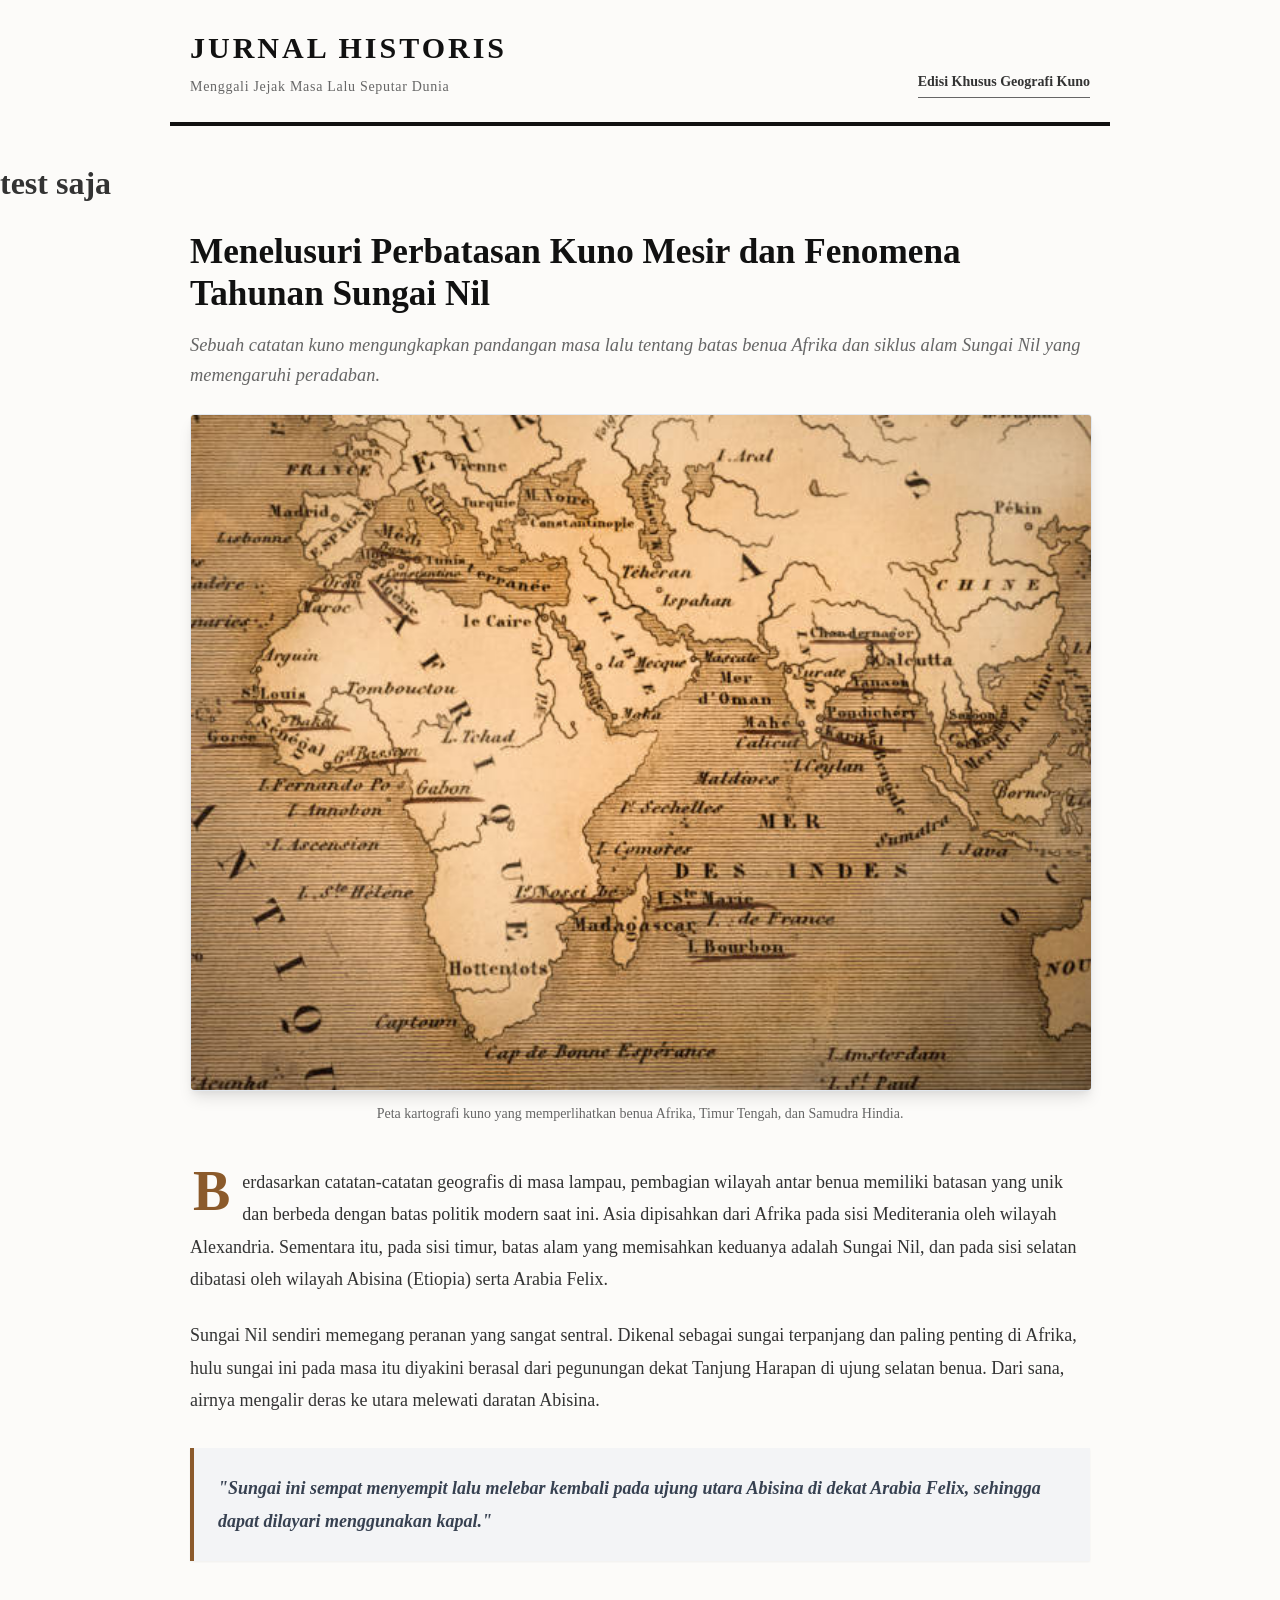
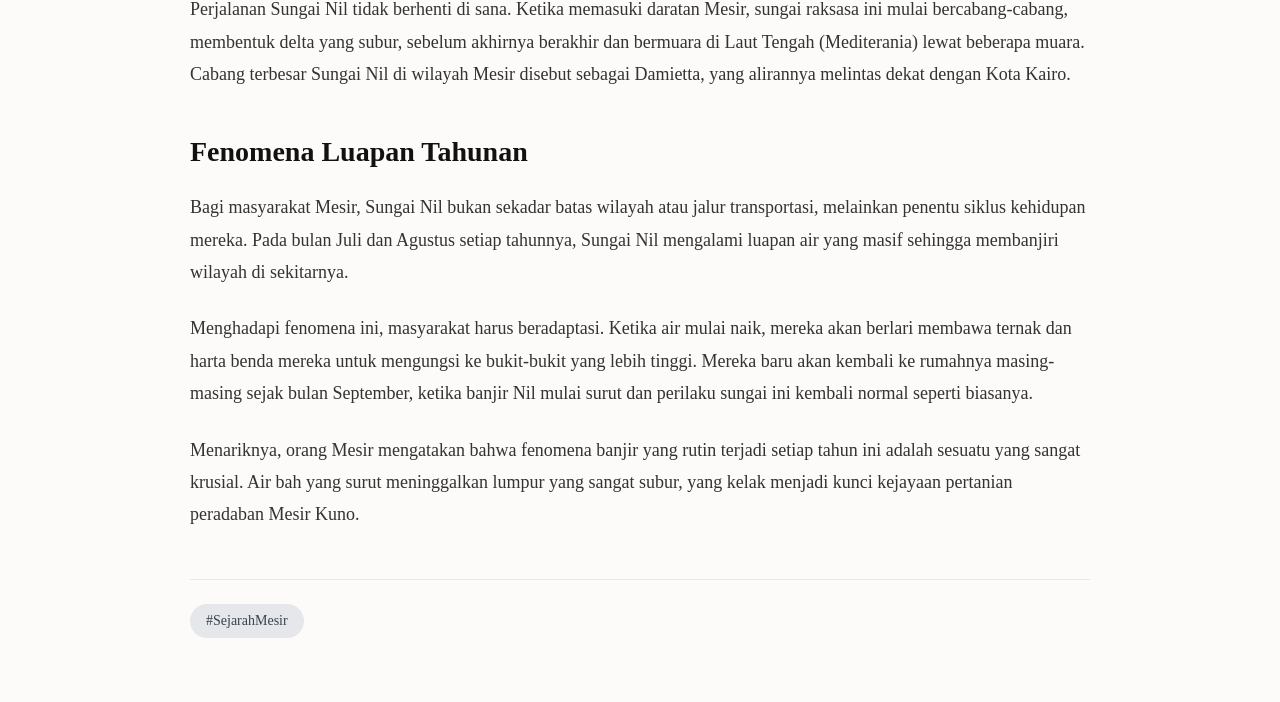
<file: index.html>
<!doctype html>
<html lang="id">
  <head>
    <meta charset="UTF-8" />
    <meta name="viewport" content="width=device-width, initial-scale=1.0" />
    <title>Berita Sejarah: Jejak Sungai Nil dan Batas Kuno Mesir</title>
    <link rel="stylesheet" href="style.css" />
  </head>
  <body>
    <header class="head-situs">
      <div>
        <h2 class="judul-jurnal">Jurnal Historis</h2>
        <p class="subjudul-jurnal">Menggali Jejak Masa Lalu Seputar Dunia</p>
      </div>
      <div>
        <p class="label-edisi">Edisi Khusus Geografi Kuno</p>
      </div>
    </header>

    <div>
      <h1>test saja</h1>
    </div>
    <main class="container">
      <div>
        <h1 class="judul-artikel">
          Menelusuri Perbatasan Kuno Mesir dan Fenomena Tahunan Sungai Nil
        </h1>
        <p class="pengantar-artikel">
          Sebuah catatan kuno mengungkapkan pandangan masa lalu tentang batas
          benua Afrika dan siklus alam Sungai Nil yang memengaruhi peradaban.
        </p>

        <figure class="bingkai-gambar">
          <img
            src="image.png"
            alt="Peta Kuno Afrika dan Asia"
            class="gambar-artikel"
          />
          <figcaption class="keterangan-gambar">
            Peta kartografi kuno yang memperlihatkan benua Afrika, Timur Tengah,
            dan Samudra Hindia.
          </figcaption>
        </figure>

        <article>
          <p class="paragraf-artikel">
            <span class="huruf-awal">B</span>erdasarkan catatan-catatan geografis
            di masa lampau, pembagian wilayah antar benua memiliki batasan yang
            unik dan berbeda dengan batas politik modern saat ini. Asia
            dipisahkan dari Afrika pada sisi Mediterania oleh wilayah
            Alexandria. Sementara itu, pada sisi timur, batas alam yang
            memisahkan keduanya adalah Sungai Nil, dan pada sisi selatan
            dibatasi oleh wilayah Abisina (Etiopia) serta Arabia Felix.
          </p>

          <p class="paragraf-artikel">
            Sungai Nil sendiri memegang peranan yang sangat sentral. Dikenal
            sebagai sungai terpanjang dan paling penting di Afrika, hulu sungai
            ini pada masa itu diyakini berasal dari pegunungan dekat Tanjung
            Harapan di ujung selatan benua. Dari sana, airnya mengalir deras ke
            utara melewati daratan Abisina.
          </p>

          <div class="kutipan">
            <p class="teks-kutipan">
              "Sungai ini sempat menyempit lalu melebar kembali pada ujung utara
              Abisina di dekat Arabia Felix, sehingga dapat dilayari menggunakan
              kapal."
            </p>
          </div>

          <p class="paragraf-artikel">
            Perjalanan Sungai Nil tidak berhenti di sana. Ketika memasuki
            daratan Mesir, sungai raksasa ini mulai bercabang-cabang, membentuk
            delta yang subur, sebelum akhirnya berakhir dan bermuara di Laut
            Tengah (Mediterania) lewat beberapa muara. Cabang terbesar Sungai
            Nil di wilayah Mesir disebut sebagai Damietta, yang alirannya
            melintas dekat dengan Kota Kairo.
          </p>

          <h3 class="subjudul">Fenomena Luapan Tahunan</h3>

          <p class="paragraf-artikel">
            Bagi masyarakat Mesir, Sungai Nil bukan sekadar batas wilayah atau
            jalur transportasi, melainkan penentu siklus kehidupan mereka. Pada
            bulan Juli dan Agustus setiap tahunnya, Sungai Nil mengalami luapan
            air yang masif sehingga membanjiri wilayah di sekitarnya.
          </p>

          <p class="paragraf-artikel">
            Menghadapi fenomena ini, masyarakat harus beradaptasi. Ketika air
            mulai naik, mereka akan berlari membawa ternak dan harta benda
            mereka untuk mengungsi ke bukit-bukit yang lebih tinggi. Mereka baru
            akan kembali ke rumahnya masing-masing sejak bulan September, ketika
            banjir Nil mulai surut dan perilaku sungai ini kembali normal
            seperti biasanya.
          </p>

          <p class="paragraf-artikel">
            Menariknya, orang Mesir mengatakan bahwa fenomena banjir yang rutin
            terjadi setiap tahun ini adalah sesuatu yang sangat krusial. Air bah
            yang surut meninggalkan lumpur yang sangat subur, yang kelak menjadi
            kunci kejayaan pertanian peradaban Mesir Kuno.
          </p>
        </article>

        <div class="container-tagar">
          <a href="#" class="tombol-tagar">#SejarahMesir</a>
          <a href="#" class="
</file>
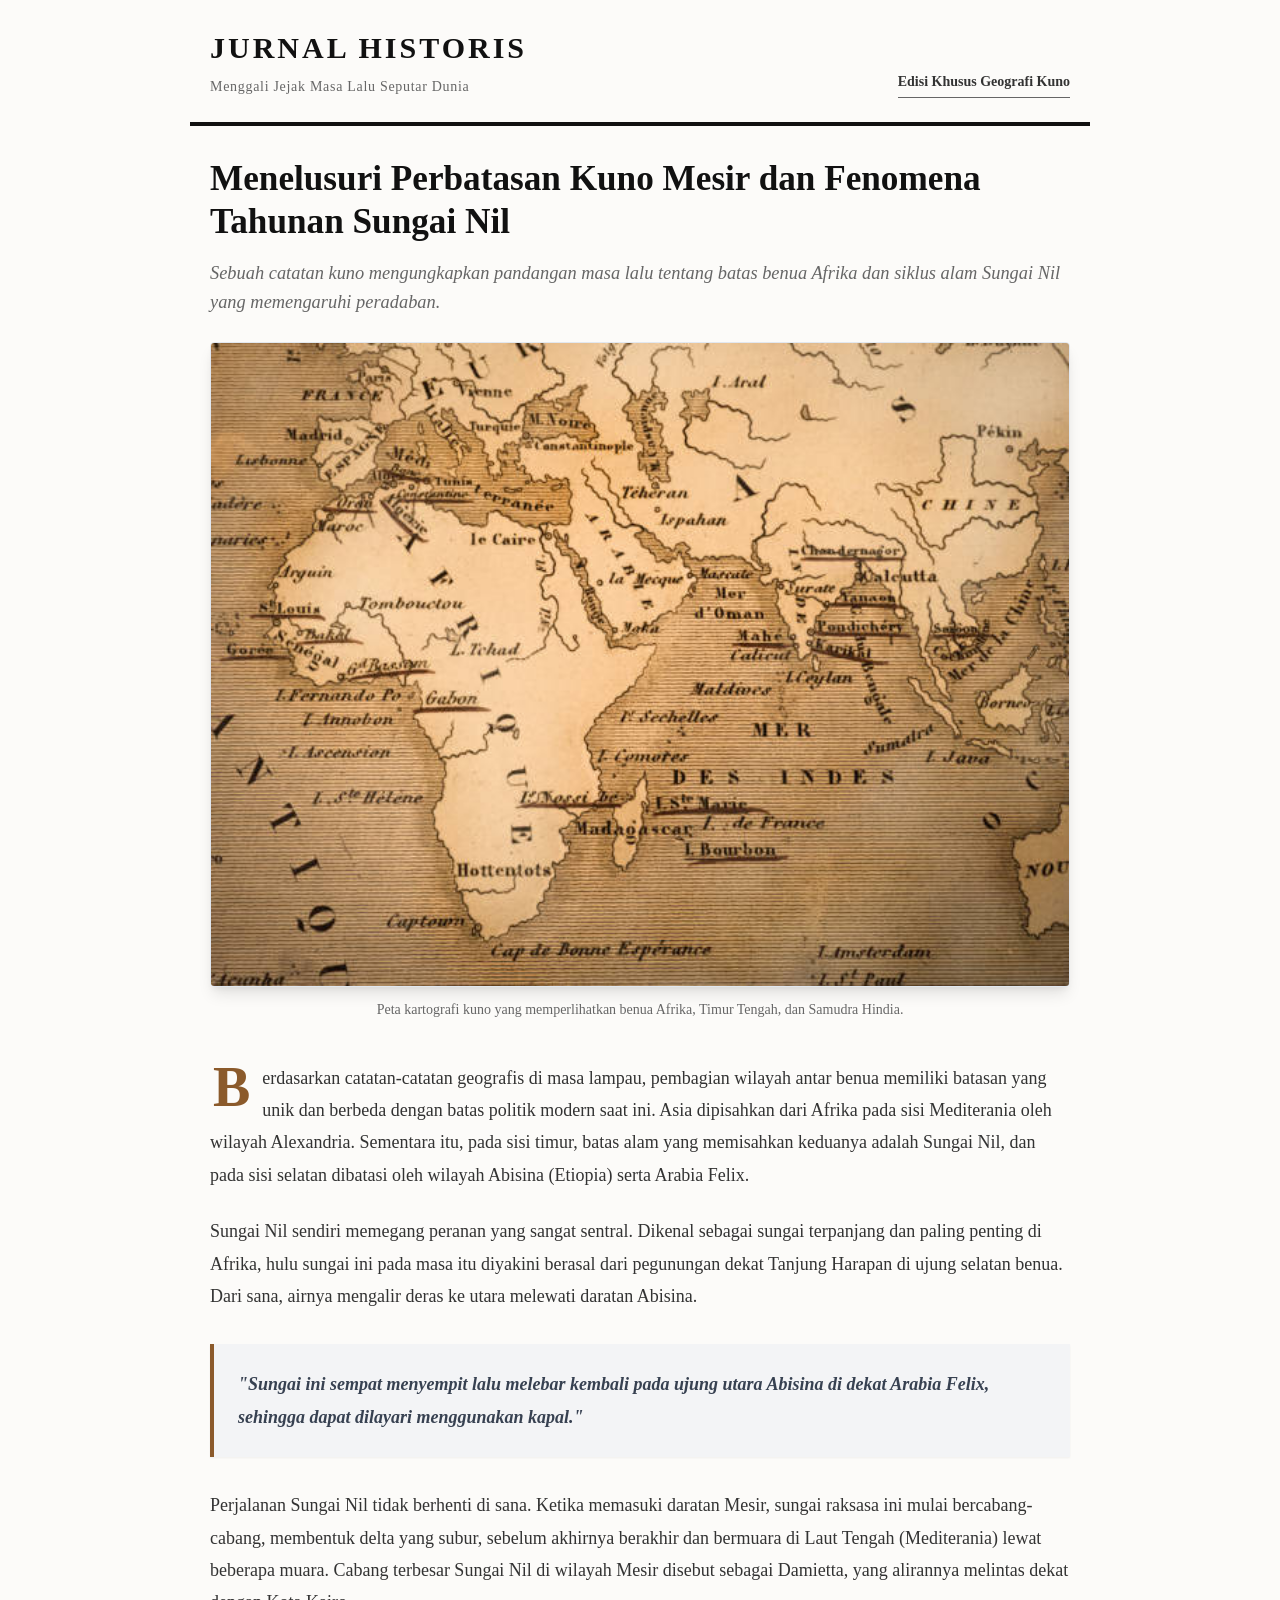
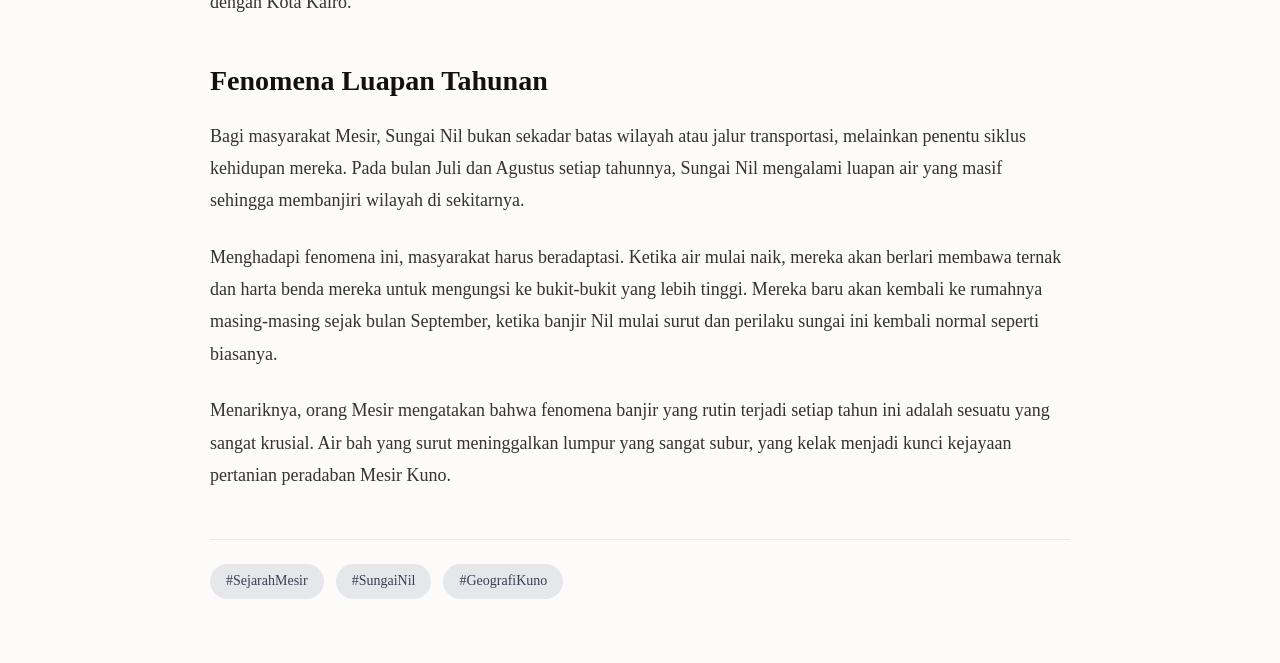
<file: index2.html>
<!doctype html>
<html lang="id">
  <head>
    <meta charset="UTF-8" />
    <meta name="viewport" content="width=device-width, initial-scale=1.0" />
    <title>Berita Sejarah: Jejak Sungai Nil dan Batas Kuno Mesir</title>

  </head>
  <body
    style="
      background-color: #fcfbf9;
      color: #333333;
      line-height: 1.6;
      margin: 0;
      padding: 0;
    "
  >
    <header
      style="
        max-width: 900px;
        margin: 0 auto;
        padding: 24px 20px;
        box-sizing: border-box;
        border-bottom: 4px solid #111111;
        margin-bottom: 32px;
        display: flex;
        justify-content: space-between;
        align-items: flex-end;
        flex-wrap: wrap;
        gap: 16px;
      "
    >
      <div style="box-sizing: border-box">
        <h2
          style="
            font-size: 1.875rem;
            font-weight: 900;
            text-transform: uppercase;
            letter-spacing: 0.1em;
            color: #111111;
            margin: 0 0 4px 0;
          "
        >
          Jurnal Historis
        </h2>
        <p
          style="
            font-size: 0.875rem;
            color: #666666;
            letter-spacing: 0.05em;
            margin: 0;
          "
        >
          Menggali Jejak Masa Lalu Seputar Dunia
        </p>
      </div>
      <div style="box-sizing: border-box">
        <p
          style="
            font-size: 0.875rem;
            font-weight: 600;
            border-bottom: 1px solid #666666;
            padding-bottom: 4px;
            margin: 0;
            color: #333333;
          "
        >
          Edisi Khusus Geografi Kuno
        </p>
      </div>
    </header>

    <main
      style="
        max-width: 900px;
        margin: 0 auto;
        padding: 0 20px;
        box-sizing: border-box;
      "
    >
      <div style="box-sizing: border-box">
        <h1
          style="
            font-size: 2.2rem;
            font-weight: 900;
            line-height: 1.2;
            color: #111111;
            margin: 0 0 16px 0;
          "
        >
          Menelusuri Perbatasan Kuno Mesir dan Fenomena Tahunan Sungai Nil
        </h1>
        <p
          style="
            font-size: 1.15rem;
            color: #666666;
            font-style: italic;
            margin: 0 0 24px 0;
            line-height: 1.6;
          "
        >
          Sebuah catatan kuno mengungkapkan pandangan masa lalu tentang batas
          benua Afrika dan siklus alam Sungai Nil yang memengaruhi peradaban.
        </p>

      <figure style="margin: 0 0 40px 0; padding: 0; box-sizing: border-box">
        <img
          src="image.png"
          alt="Peta Kuno Afrika dan Asia"
          style="
            width: 100%;
            height: auto;
            border-radius: 4px;
            box-shadow:
              0 10px 15px -3px rgba(0, 0, 0, 0.1),
              0 4px 6px -2px rgba(0, 0, 0, 0.05);
            border: 1px solid #e2e8f0;
            display: block;
            box-sizing: border-box;
          "
        />
        <figcaption
          style="
            font-size: 0.875rem;
            color: #666666;
            text-align: center;
            margin-top: 12px;
            box-sizing: border-box;
          "
        >
          Peta kartografi kuno yang memperlihatkan benua Afrika, Timur Tengah,
          dan Samudra Hindia.
        </figcaption>
      </figure>

      <article style="box-sizing: border-box">
        <p
          style="
            font-size: 1.125rem;
            color: #333333;
            line-height: 1.8;
            margin: 0 0 24px 0;
          "
        >
          <span
            style="
              float: left;
              font-size: 3.5rem;
              line-height: 0.8;
              padding-top: 3px;
              padding-right: 12px;
              padding-left: 3px;
              font-weight: bold;
              color: #8b5a2b;
            "
            >B</span
          >erdasarkan catatan-catatan geografis di masa lampau, pembagian
          wilayah antar benua memiliki batasan yang unik dan berbeda dengan
          batas politik modern saat ini. Asia dipisahkan dari Afrika pada sisi
          Mediterania oleh wilayah Alexandria. Sementara itu, pada sisi timur,
          batas alam yang memisahkan keduanya adalah Sungai Nil, dan pada sisi
          selatan dibatasi oleh wilayah Abisina (Etiopia) serta Arabia Felix.
        </p>

        <p
          style="
            font-size: 1.125rem;
            color: #333333;
            line-height: 1.8;
            margin: 0 0 24px 0;
          "
        >
          Sungai Nil sendiri memegang peranan yang sangat sentral. Dikenal
          sebagai sungai terpanjang dan paling penting di Afrika, hulu sungai
          ini pada masa itu diyakini berasal dari pegunungan dekat Tanjung
          Harapan di ujung selatan benua. Dari sana, airnya mengalir deras ke
          utara melewati daratan Abisina.
        </p>

        <div
          style="
            background-color: #f3f4f6;
            padding: 24px;
            border-left: 4px solid #8b5a2b;
            margin: 32px 0;
            box-shadow: 0 1px 2px 0 rgba(0, 0, 0, 0.05);
            box-sizing: border-box;
          "
        >
          <p
            style="
              font-size: 1.125rem;
              font-style: italic;
              font-weight: 600;
              color: #374151;
              margin: 0;
              line-height: 1.8;
            "
          >
            "Sungai ini sempat menyempit lalu melebar kembali pada ujung utara
            Abisina di dekat Arabia Felix, sehingga dapat dilayari menggunakan
            kapal."
          </p>
        </div>

        <p
          style="
            font-size: 1.125rem;
            color: #333333;
            line-height: 1.8;
            margin: 0 0 24px 0;
          "
        >
          Perjalanan Sungai Nil tidak berhenti di sana. Ketika memasuki daratan
          Mesir, sungai raksasa ini mulai bercabang-cabang, membentuk delta yang
          subur, sebelum akhirnya berakhir dan bermuara di Laut Tengah
          (Mediterania) lewat beberapa muara. Cabang terbesar Sungai Nil di
          wilayah Mesir disebut sebagai Damietta, yang alirannya melintas dekat
          dengan Kota Kairo.
        </p>

        <h3
          style="
            font-size: 1.75rem;
            font-weight: bold;
            color: #111111;
            margin: 40px 0 16px 0;
          "
        >
          Fenomena Luapan Tahunan
        </h3>

        <p
          style="
            font-size: 1.125rem;
            color: #333333;
            line-height: 1.8;
            margin: 0 0 24px 0;
          "
        >
          Bagi masyarakat Mesir, Sungai Nil bukan sekadar batas wilayah atau
          jalur transportasi, melainkan penentu siklus kehidupan mereka. Pada
          bulan Juli dan Agustus setiap tahunnya, Sungai Nil mengalami luapan
          air yang masif sehingga membanjiri wilayah di sekitarnya.
        </p>

        <p
          style="
            font-size: 1.125rem;
            color: #333333;
            line-height: 1.8;
            margin: 0 0 24px 0;
          "
        >
          Menghadapi fenomena ini, masyarakat harus beradaptasi. Ketika air
          mulai naik, mereka akan berlari membawa ternak dan harta benda mereka
          untuk mengungsi ke bukit-bukit yang lebih tinggi. Mereka baru akan
          kembali ke rumahnya masing-masing sejak bulan September, ketika banjir
          Nil mulai surut dan perilaku sungai ini kembali normal seperti
          biasanya.
        </p>

        <p
          style="
            font-size: 1.125rem;
            color: #333333;
            line-height: 1.8;
            margin: 0 0 24px 0;
          "
        >
          Menariknya, orang Mesir mengatakan bahwa fenomena banjir yang rutin
          terjadi setiap tahun ini adalah sesuatu yang sangat krusial. Air bah
          yang surut meninggalkan lumpur yang sangat subur, yang kelak menjadi
          kunci kejayaan pertanian peradaban Mesir Kuno.
        </p>
      </article>

      <div
        style="
          margin: 48px 0 64px 0;
          padding-top: 24px;
          border-top: 1px solid #e2e8f0;
          display: flex;
          flex-wrap: wrap;
          gap: 12px;
          box-sizing: border-box;
        "
      >
        <a
          href="#"
          style="
            background-color: #e5e7eb;
            color: #374151;
            padding: 6px 16px;
            font-size: 0.875rem;
            border-radius: 9999px;
            text-decoration: none;
            display: inline-block;
          "
          >#SejarahMesir</a
        >
        <a
          href="#"
          style="
            background-color: #e5e7eb;
            color: #374151;
            padding: 6px 16px;
            font-size: 0.875rem;
            border-radius: 9999px;
            text-decoration: none;
            display: inline-block;
          "
          >#SungaiNil</a
        >
        <a
          href="#"
          style="
            background-color: #e5e7eb;
            color: #374151;
            padding: 6px 16px;
            font-size: 0.875rem;
            border-radius: 9999px;
            text-decoration: none;
            display: inline-block;
          "
          >#GeografiKuno</a
        >
      </div>
    </main>
  </body>
</html>
</file>
<file: style.css>
body {
  background-color: #fcfbf9;
  color: #333333;
  line-height: 1.6;
  margin: 0;
  padding: 0;
}

.head-situs {
  max-width: 900px;
  margin: 0 auto 32px auto;
  padding: 24px 20px;
  border-bottom: 4px solid #111111;
  display: flex;
  justify-content: space-between;
  align-items: flex-end;
  flex-wrap: wrap;
  gap: 16px;
}

.judul-jurnal {
  font-size: 1.875rem;
  font-weight: 900;
  text-transform: uppercase;
  letter-spacing: 0.1em;
  color: #111111;
  margin: 0 0 4px 0;
}

.subjudul-jurnal {
  font-size: 0.875rem;
  color: #666666;
  letter-spacing: 0.05em;
  margin: 0;
}

.label-edisi {
  font-size: 0.875rem;
  font-weight: 600;
  border-bottom: 1px solid #666666;
  padding-bottom: 4px;
  margin: 0;
  color: #333333;
}

.container {
  max-width: 900px;
  margin: 0 auto;
  padding: 0 20px;
}

.judul-artikel {
  font-size: 2.2rem;
  font-weight: 900;
  line-height: 1.2;
  color: #111111;
  margin: 0 0 16px 0;
}

.pengantar-artikel {
  font-size: 1.15rem;
  color: #666666;
  font-style: italic;
  margin: 0 0 24px 0;
  line-height: 1.6;
}

.bingkai-gambar {
  margin: 0 0 40px 0;
  padding: 0;
}

.gambar-artikel {
  width: 100%;
  height: auto;
  border-radius: 4px;
  box-shadow:
    0 10px 15px -3px rgba(0, 0, 0, 0.1),
    0 4px 6px -2px rgba(0, 0, 0, 0.05);
  border: 1px solid #e2e8f0;
  display: block;
}

.keterangan-gambar {
  font-size: 0.875rem;
  color: #666666;
  text-align: center;
  margin-top: 12px;
}

.paragraf-artikel {
  font-size: 1.125rem;
  color: #333333;
  line-height: 1.8;
  margin: 0 0 24px 0;
}

.huruf-awal {
  float: left;
  font-size: 3.5rem;
  line-height: 0.8;
  padding-top: 3px;
  padding-right: 12px;
  padding-left: 3px;
  font-weight: bold;
  color: #8b5a2b;
}

.kutipan {
  background-color: #f3f4f6;
  padding: 24px;
  border-left: 4px solid #8b5a2b;
  margin: 32px 0;
  box-shadow: 0 1px 2px 0 rgba(0, 0, 0, 0.05);
}

.teks-kutipan {
  font-size: 1.125rem;
  font-style: italic;
  font-weight: 600;
  color: #374151;
  margin: 0;
  line-height: 1.8;
}

.subjudul {
  font-size: 1.75rem;
  font-weight: bold;
  color: #111111;
  margin: 40px 0 16px 0;
}

.container-tagar {
  margin: 48px 0 64px 0;
  padding-top: 24px;
  border-top: 1px solid #e2e8f0;
  display: flex;
  flex-wrap: wrap;
  gap: 12px;
}

.tombol-tagar {
  background-color: #e5e7eb;
  color: #374151;
  padding: 6px 16px;
  font-size: 0.875rem;
  border-radius: 9999px;
  text-decoration: none;
  display: inline-block;
}
</file>
